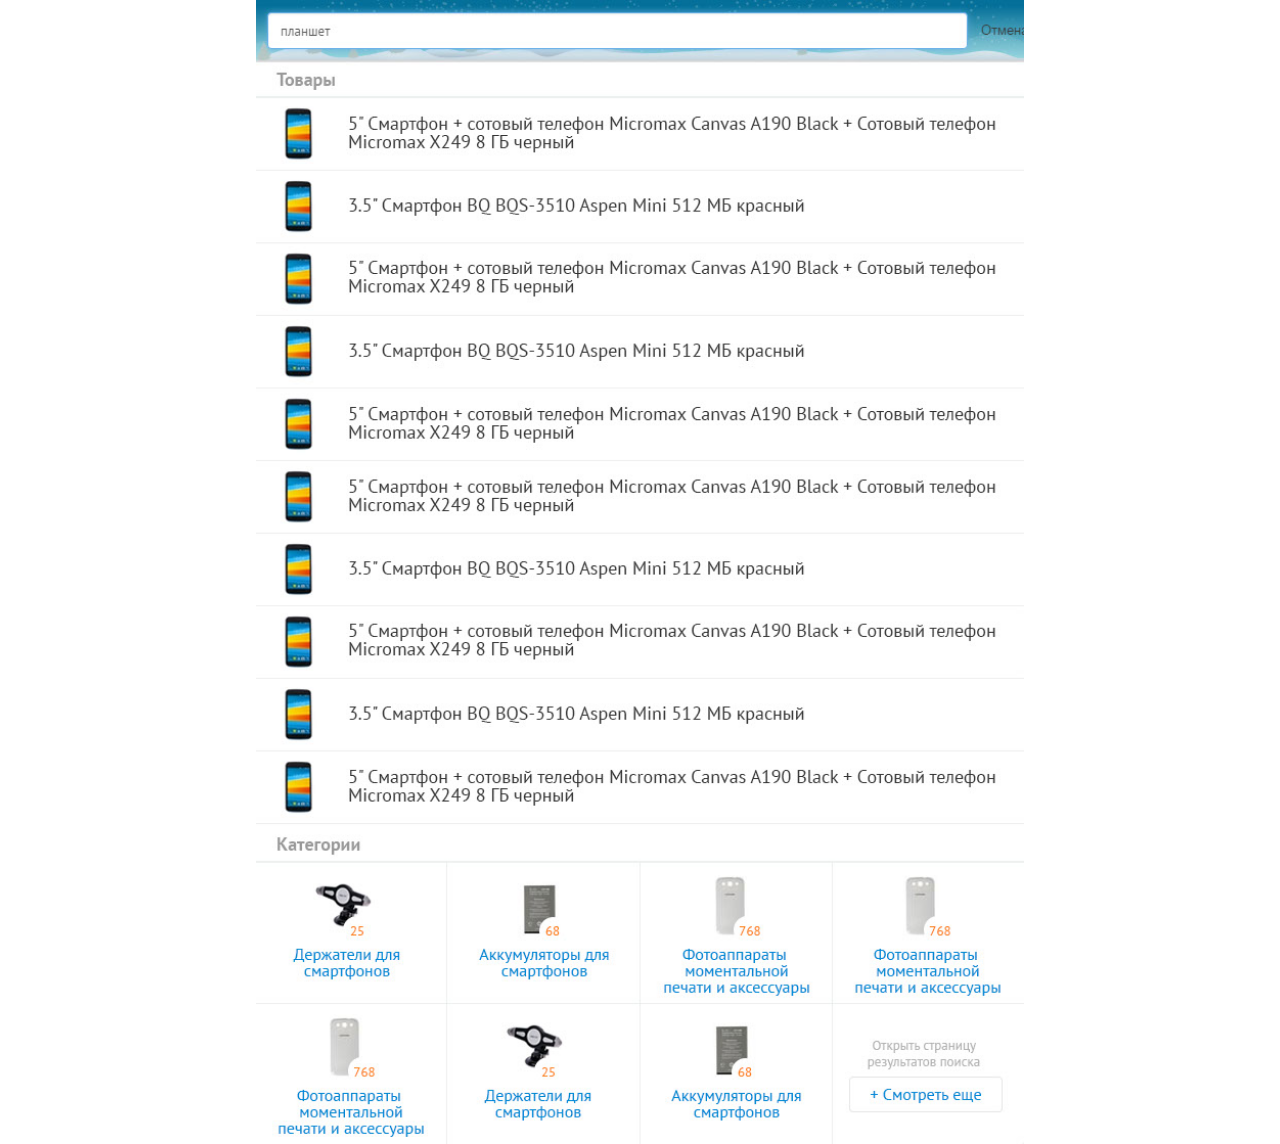
<file: index.html>
<!DOCTYPE html>
<html class="nojs html css_verticalspacer" lang="en-GB">
 <head>

  <meta http-equiv="Content-type" content="text/html;charset=UTF-8"/>
  <meta name="generator" content="2015.2.0.352"/>
  <meta name="viewport" content="width=device-width, initial-scale=1.0"/>
  
  <script type="text/javascript">
   // Update the 'nojs'/'js' class on the html node
document.documentElement.className = document.documentElement.className.replace(/\bnojs\b/g, 'js');

// Check that all required assets are uploaded and up-to-date
if(typeof Muse == "undefined") window.Muse = {}; window.Muse.assets = {"required":["jquery-1.8.3.min.js", "museutils.js", "museconfig.js", "jquery.watch.js", "jquery.museresponsive.js", "require.js", "index.css"], "outOfDate":[]};
</script>
  
  <title>Home</title>
  <!-- CSS -->
  <link rel="stylesheet" type="text/css" href="css/site_global.css?crc=3916556066"/>
  <link rel="stylesheet" type="text/css" href="css/index.css?crc=4128783354" id="pagesheet"/>
  <!-- IE-only CSS -->
  <!--[if lt IE 9]>
  <link rel="stylesheet" type="text/css" href="css/nomq_index.css?crc=3958429213" id="nomq_pagesheet"/>
  <![endif]-->
   </head>
 <body>

  <div class="breakpoint active" id="bp_infinity" data-min-width="321"><!-- responsive breakpoint node -->
   <div class="clearfix borderbox" id="page"><!-- column -->
    <div class="clip_frame colelem" id="u126"><!-- image -->
     <img class="block temp_no_img_src" id="u126_img" data-orig-src="images/%d0%b2%d0%b0%d1%80%d0%b8%d0%b0%d0%bd%d1%82%d1%8b4_06.jpg?crc=211964630" alt="" width="768" height="1144" src="images/blank.gif?crc=4208392903"/>
    </div>
    <div class="verticalspacer" data-offset-top="1144" data-content-above-spacer="1144" data-content-below-spacer="0"></div>
   </div>
  </div>
  <div class="breakpoint" id="bp_320" data-max-width="320"><!-- responsive breakpoint node -->
   <div class="clearfix temp_no_id" data-orig-id="page"><!-- column -->
    <div class="clip_frame clearfix colelem" id="u114"><!-- image -->
     <img class="position_content temp_no_img_src" id="u114_img" data-orig-src="images/%d0%b2%d0%b0%d1%80%d0%b8%d0%b0%d0%bd%d1%82%d1%8b4_03.png?crc=3820478857" alt="" width="320" height="1387" src="images/blank.gif?crc=4208392903"/>
    </div>
    <div class="verticalspacer" data-offset-top="1384" data-content-above-spacer="1384" data-content-below-spacer="0"></div>
   </div>
  </div>
  <!-- Other scripts -->
  <script type="text/javascript">
   window.Muse.assets.check=function(){if(!window.Muse.assets.checked){window.Muse.assets.checked=!0;var a={},b=function(){$('link[type="text/css"]').each(function(){var b=($(this).attr("href")||"").match(/\/?css\/([\w\-]+\.css)\?crc=(\d+)/);b&&b[1]&&b[2]&&(a[b[1]]=b[2])})},c=function(a){if(a.match(/^rgb/))return a=a.replace(/\s+/g,"").match(/([\d\,]+)/gi)[0].split(","),(parseInt(a[0])<<16)+(parseInt(a[1])<<8)+parseInt(a[2]);if(a.match(/^\#/))return parseInt(a.substr(1),16);return 0},d=function(d){if("undefined"!==
typeof $){b();$("body").append('<div class="version" style="display:none; width:1px; height:1px;"></div>');for(var f=$(".version"),j=0;j<Muse.assets.required.length;){var h=Muse.assets.required[j],i=h.match(/([\w\-\.]+)\.(\w+)$/),k=i&&i[1]?i[1]:null,i=i&&i[2]?i[2]:null;switch(i.toLowerCase()){case "css":k=k.replace(/\W/gi,"_").replace(/^([^a-z])/gi,"_$1");f.addClass(k);var i=c(f.css("color")),l=c(f.css("background-color"));i!=0||l!=0?(Muse.assets.required.splice(j,1),"undefined"!=typeof a[h]&&(i!=
a[h]>>>24||l!=(a[h]&16777215))&&Muse.assets.outOfDate.push(h)):j++;f.removeClass(k);break;case "js":k.match(/^jquery-[\d\.]+/gi)&&typeof $!="undefined"?Muse.assets.required.splice(j,1):j++;break;default:throw Error("Unsupported file type: "+i);}}f.remove()}if(Muse.assets.outOfDate.length||Muse.assets.required.length)f="Some files on the server may be missing or incorrect. Clear browser cache and try again. If the problem persists please contact website author.",d&&Muse.assets.outOfDate.length&&(f+="\nOut of date: "+Muse.assets.outOfDate.join(",")),d&&Muse.assets.required.length&&(f+="\nMissing: "+Muse.assets.required.join(",")),
alert(f)};location&&location.search&&location.search.match&&location.search.match(/muse_debug/gi)?setTimeout(function(){d(!0)},5E3):d()}};
var muse_init=function(){require.config({baseUrl:""});require(["museutils","whatinput","jquery.watch","jquery.museresponsive"],function(){$(document).ready(function(){try{
window.Muse.assets.check();/* body */
Muse.Utils.transformMarkupToFixBrowserProblemsPreInit();/* body */
Muse.Utils.prepHyperlinks(true);/* body */
Muse.Utils.fullPage('#page');/* 100% height page */
$( '.breakpoint' ).registerBreakpoint();/* Register breakpoints */
Muse.Utils.transformMarkupToFixBrowserProblems();/* body */
}catch(a){if(a&&"function"==typeof a.notify?a.notify():Muse.Assert.fail("Error calling selector function: "+a),false)throw a;}})})};

</script>
  <!-- RequireJS script -->
  <script src="scripts/require.js?crc=228336483" type="text/javascript" async data-main="scripts/museconfig.js?crc=328327953" onload="requirejs.onError = function(requireType, requireModule) { if (requireType && requireType.toString && requireType.toString().indexOf && 0 <= requireType.toString().indexOf('#scripterror')) window.Muse.assets.check(); }" onerror="window.Muse.assets.check();"></script>
   </body>
</html>
</file>
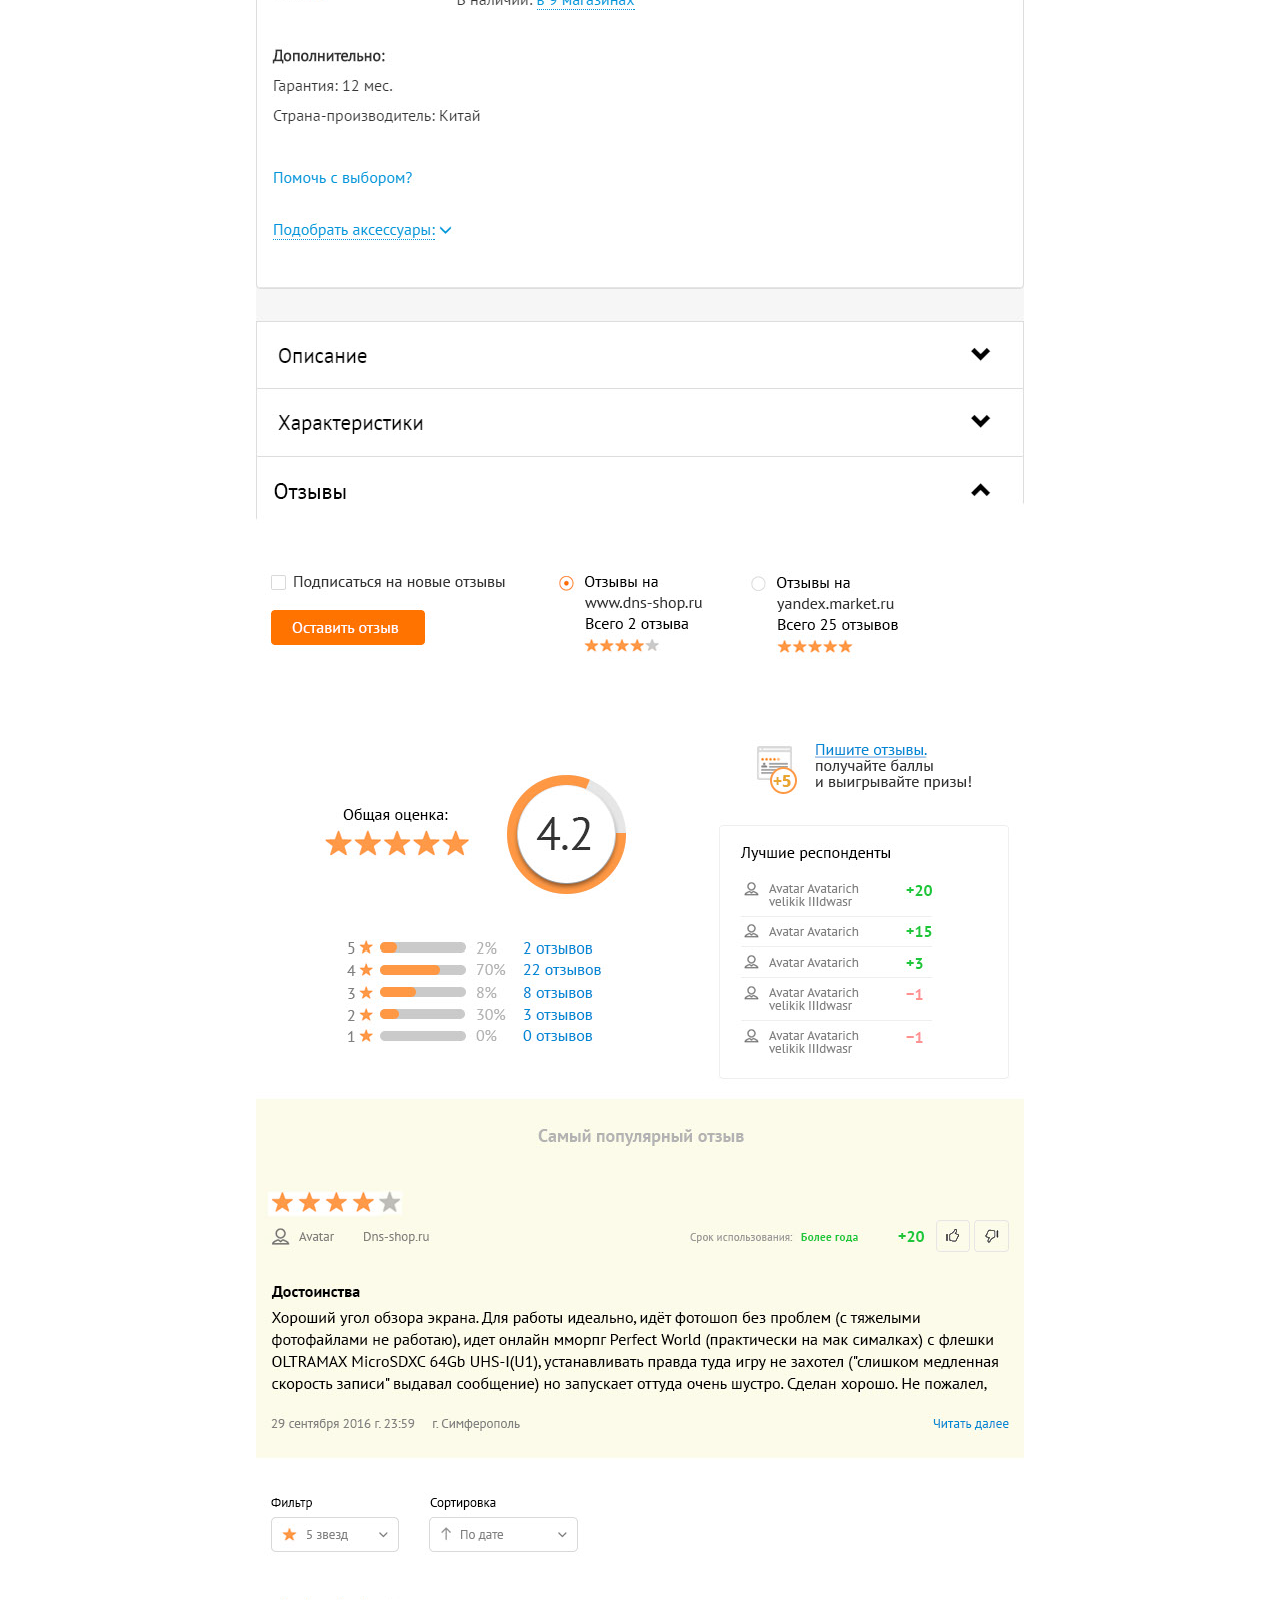
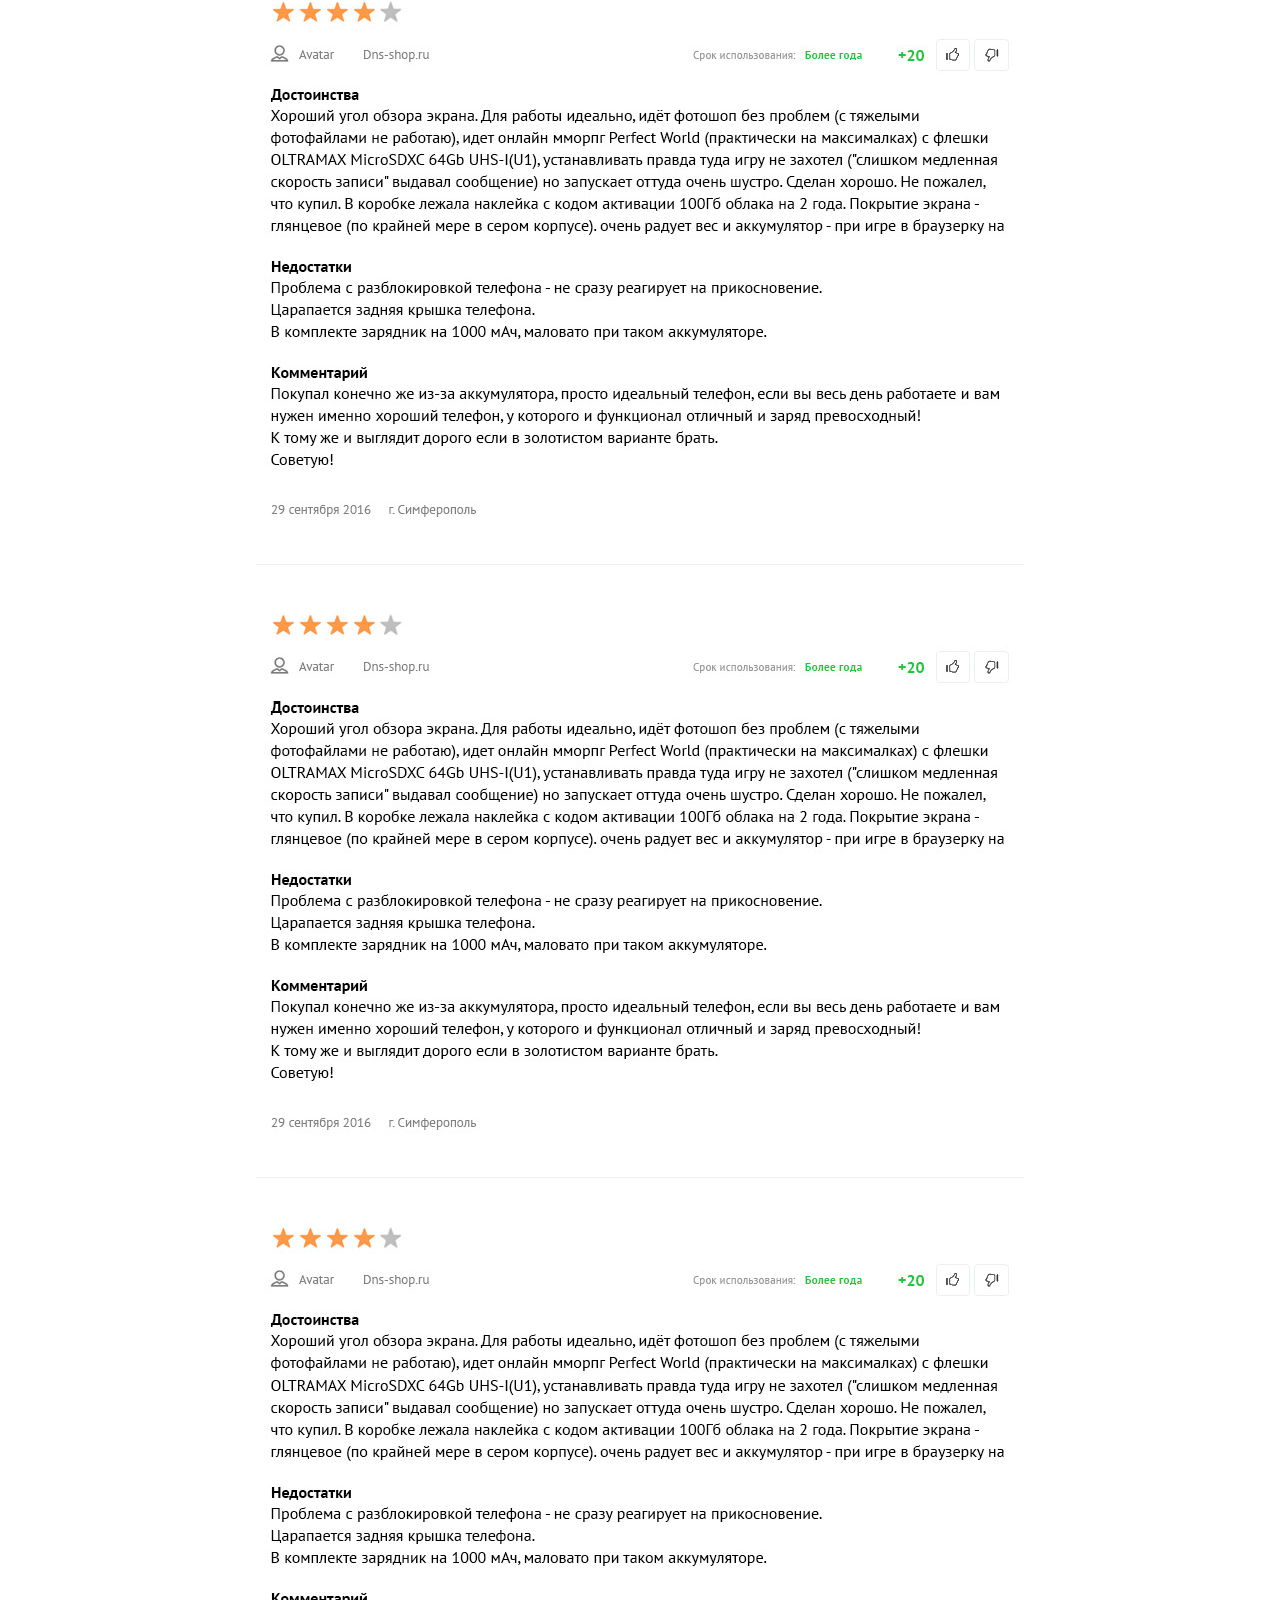
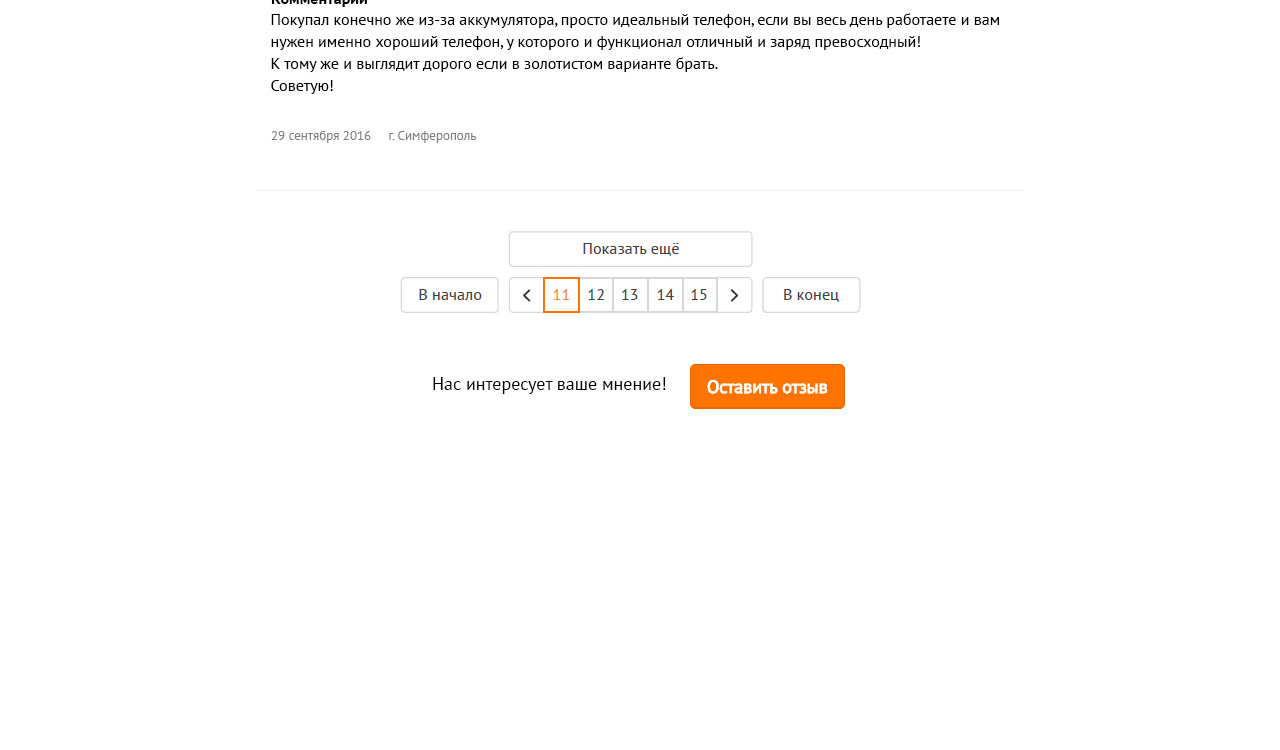
<file: home-copy.html>
<!DOCTYPE html>
<html class="nojs html css_verticalspacer" lang="en-GB">
 <head>

  <meta http-equiv="Content-type" content="text/html;charset=UTF-8"/>
  <meta name="generator" content="2015.2.0.352"/>
  <meta name="viewport" content="width=device-width, initial-scale=1.0"/>
  
  <script type="text/javascript">
   // Update the 'nojs'/'js' class on the html node
document.documentElement.className = document.documentElement.className.replace(/\bnojs\b/g, 'js');

// Check that all required assets are uploaded and up-to-date
if(typeof Muse == "undefined") window.Muse = {}; window.Muse.assets = {"required":["jquery-1.8.3.min.js", "museutils.js", "museconfig.js", "jquery.watch.js", "jquery.museresponsive.js", "require.js", "home-copy.css"], "outOfDate":[]};
</script>
  
  <title>Home copy</title>
  <!-- CSS -->
  <link rel="stylesheet" type="text/css" href="css/site_global.css?crc=3916556066"/>
  <link rel="stylesheet" type="text/css" href="css/home-copy.css?crc=123046643" id="pagesheet"/>
  <!-- IE-only CSS -->
  <!--[if lt IE 9]>
  <link rel="stylesheet" type="text/css" href="css/nomq_home-copy.css?crc=169236739" id="nomq_pagesheet"/>
  <![endif]-->
   </head>
 <body>

  <div class="breakpoint active" id="bp_infinity" data-min-width="321"><!-- responsive breakpoint node -->
   <div class="clearfix borderbox" id="page"><!-- column -->
    <div class="position_content" id="page_position_content">
     <img class="colelem temp_no_img_src" id="u180" alt="" data-orig-src="images/%40768-u180.png?crc=514176680" data-image-width="768" src="images/blank.gif?crc=4208392903"/><!-- rasterized frame -->
     <div class="verticalspacer" data-offset-top="3756" data-content-above-spacer="3755" data-content-below-spacer="0"></div>
    </div>
   </div>
  </div>
  <div class="breakpoint" id="bp_320" data-max-width="320"><!-- responsive breakpoint node -->
   <div class="clearfix temp_no_id" data-orig-id="page"><!-- column -->
    <div class="position_content temp_no_id" data-orig-id="page_position_content">
     <div class="clip_frame colelem" id="u192"><!-- image -->
      <img class="block temp_no_img_src" id="u192_img" data-orig-src="images/%40320.jpg?crc=4143461586" alt="" width="320" height="4520" src="images/blank.gif?crc=4208392903"/>
     </div>
     <div class="verticalspacer" data-offset-top="4458" data-content-above-spacer="4457" data-content-below-spacer="0"></div>
    </div>
   </div>
  </div>
  <!-- Other scripts -->
  <script type="text/javascript">
   window.Muse.assets.check=function(){if(!window.Muse.assets.checked){window.Muse.assets.checked=!0;var a={},b=function(){$('link[type="text/css"]').each(function(){var b=($(this).attr("href")||"").match(/\/?css\/([\w\-]+\.css)\?crc=(\d+)/);b&&b[1]&&b[2]&&(a[b[1]]=b[2])})},c=function(a){if(a.match(/^rgb/))return a=a.replace(/\s+/g,"").match(/([\d\,]+)/gi)[0].split(","),(parseInt(a[0])<<16)+(parseInt(a[1])<<8)+parseInt(a[2]);if(a.match(/^\#/))return parseInt(a.substr(1),16);return 0},d=function(d){if("undefined"!==
typeof $){b();$("body").append('<div class="version" style="display:none; width:1px; height:1px;"></div>');for(var f=$(".version"),j=0;j<Muse.assets.required.length;){var h=Muse.assets.required[j],i=h.match(/([\w\-\.]+)\.(\w+)$/),k=i&&i[1]?i[1]:null,i=i&&i[2]?i[2]:null;switch(i.toLowerCase()){case "css":k=k.replace(/\W/gi,"_").replace(/^([^a-z])/gi,"_$1");f.addClass(k);var i=c(f.css("color")),l=c(f.css("background-color"));i!=0||l!=0?(Muse.assets.required.splice(j,1),"undefined"!=typeof a[h]&&(i!=
a[h]>>>24||l!=(a[h]&16777215))&&Muse.assets.outOfDate.push(h)):j++;f.removeClass(k);break;case "js":k.match(/^jquery-[\d\.]+/gi)&&typeof $!="undefined"?Muse.assets.required.splice(j,1):j++;break;default:throw Error("Unsupported file type: "+i);}}f.remove()}if(Muse.assets.outOfDate.length||Muse.assets.required.length)f="Some files on the server may be missing or incorrect. Clear browser cache and try again. If the problem persists please contact website author.",d&&Muse.assets.outOfDate.length&&(f+="\nOut of date: "+Muse.assets.outOfDate.join(",")),d&&Muse.assets.required.length&&(f+="\nMissing: "+Muse.assets.required.join(",")),
alert(f)};location&&location.search&&location.search.match&&location.search.match(/muse_debug/gi)?setTimeout(function(){d(!0)},5E3):d()}};
var muse_init=function(){require.config({baseUrl:""});require(["museutils","whatinput","jquery.watch","jquery.museresponsive"],function(){$(document).ready(function(){try{
window.Muse.assets.check();/* body */
Muse.Utils.transformMarkupToFixBrowserProblemsPreInit();/* body */
Muse.Utils.prepHyperlinks(true);/* body */
Muse.Utils.fullPage('#page');/* 100% height page */
$( '.breakpoint' ).registerBreakpoint();/* Register breakpoints */
Muse.Utils.transformMarkupToFixBrowserProblems();/* body */
}catch(a){if(a&&"function"==typeof a.notify?a.notify():Muse.Assert.fail("Error calling selector function: "+a),false)throw a;}})})};

</script>
  <!-- RequireJS script -->
  <script src="scripts/require.js?crc=228336483" type="text/javascript" async data-main="scripts/museconfig.js?crc=328327953" onload="requirejs.onError = function(requireType, requireModule) { if (requireType && requireType.toString && requireType.toString().indexOf && 0 <= requireType.toString().indexOf('#scripterror')) window.Muse.assets.check(); }" onerror="window.Muse.assets.check();"></script>
   </body>
</html>
</file>
<file: css/site_global.css>
html{min-height:100%;min-width:100%;-ms-text-size-adjust:none;}body,div,dl,dt,dd,ul,ol,li,nav,h1,h2,h3,h4,h5,h6,pre,code,form,fieldset,legend,input,button,textarea,p,blockquote,th,td,a{margin:0px;padding:0px;border-width:0px;border-style:solid;border-color:transparent;-webkit-transform-origin:left top;-ms-transform-origin:left top;-o-transform-origin:left top;transform-origin:left top;background-repeat:no-repeat;}.transition{-webkit-transition-property:background-image,background-position,background-color,border-color,border-radius,color,font-size,font-style,font-weight,letter-spacing,line-height,text-align,box-shadow,text-shadow,opacity;transition-property:background-image,background-position,background-color,border-color,border-radius,color,font-size,font-style,font-weight,letter-spacing,line-height,text-align,box-shadow,text-shadow,opacity;}.transition *{-webkit-transition:inherit;transition:inherit;}table{border-collapse:collapse;border-spacing:0px;}fieldset,img{border:0px;border-style:solid;-webkit-transform-origin:left top;-ms-transform-origin:left top;-o-transform-origin:left top;transform-origin:left top;}address,caption,cite,code,dfn,em,strong,th,var,optgroup{font-style:inherit;font-weight:inherit;}del,ins{text-decoration:none;}li{list-style:none;}caption,th{text-align:left;}h1,h2,h3,h4,h5,h6{font-size:100%;font-weight:inherit;}input,button,textarea,select,optgroup,option{font-family:inherit;font-size:inherit;font-style:inherit;font-weight:inherit;}input,textarea{-webkit-appearance:none;-webkit-border-radius:0;}body{font-family:Arial, Helvetica Neue, Helvetica, sans-serif;text-align:left;font-size:14px;line-height:17px;word-wrap:break-word;text-rendering:optimizeLegibility;-moz-font-feature-settings:'liga';-ms-font-feature-settings:'liga';-webkit-font-feature-settings:'liga';font-feature-settings:'liga';}a:link{color:#0000FF;text-decoration:underline;}a:visited{color:#800080;text-decoration:underline;}a:hover{color:#0000FF;text-decoration:underline;}a:active{color:#EE0000;text-decoration:underline;}a.nontext{color:black;text-decoration:none;font-style:normal;font-weight:normal;}.normal_text{color:#000000;direction:ltr;font-family:Arial, Helvetica Neue, Helvetica, sans-serif;font-size:14px;font-style:normal;font-weight:normal;letter-spacing:0px;line-height:17px;text-align:left;text-decoration:none;text-indent:0px;text-transform:none;vertical-align:0px;padding:0px;}.list0 li:before{position:absolute;right:100%;letter-spacing:0px;text-decoration:none;font-weight:normal;font-style:normal;}.rtl-list li:before{right:auto;left:100%;}.nls-None > li:before,.nls-None .list3 > li:before,.nls-None .list6 > li:before{margin-right:6px;content:'•';}.nls-None .list1 > li:before,.nls-None .list4 > li:before,.nls-None .list7 > li:before{margin-right:6px;content:'○';}.nls-None,.nls-None .list1,.nls-None .list2,.nls-None .list3,.nls-None .list4,.nls-None .list5,.nls-None .list6,.nls-None .list7,.nls-None .list8{padding-left:34px;}.nls-None.rtl-list,.nls-None .list1.rtl-list,.nls-None .list2.rtl-list,.nls-None .list3.rtl-list,.nls-None .list4.rtl-list,.nls-None .list5.rtl-list,.nls-None .list6.rtl-list,.nls-None .list7.rtl-list,.nls-None .list8.rtl-list{padding-left:0px;padding-right:34px;}.nls-None .list2 > li:before,.nls-None .list5 > li:before,.nls-None .list8 > li:before{margin-right:6px;content:'-';}.nls-None.rtl-list > li:before,.nls-None .list1.rtl-list > li:before,.nls-None .list2.rtl-list > li:before,.nls-None .list3.rtl-list > li:before,.nls-None .list4.rtl-list > li:before,.nls-None .list5.rtl-list > li:before,.nls-None .list6.rtl-list > li:before,.nls-None .list7.rtl-list > li:before,.nls-None .list8.rtl-list > li:before{margin-right:0px;margin-left:6px;}.TabbedPanelsTab{white-space:nowrap;}.MenuBar .MenuBarView,.MenuBar .SubMenuView{display:block;list-style:none;}.MenuBar .SubMenu{display:none;position:absolute;}.NoWrap{white-space:nowrap;word-wrap:normal;}.rootelem{margin-left:auto;margin-right:auto;}.colelem{display:inline;float:left;clear:both;}.clearfix:after{content:"\0020";visibility:hidden;display:block;height:0px;clear:both;}*:first-child+html .clearfix{zoom:1;}.clip_frame{overflow:hidden;}.popup_anchor{position:relative;width:0px;height:0px;}.popup_element{z-index:100000;}.svg{display:block;vertical-align:top;}span.wrap{content:'';clear:left;display:block;}span.actAsInlineDiv{display:inline-block;}.position_content,.excludeFromNormalFlow{float:left;}.preload_images{position:absolute;overflow:hidden;left:-9999px;top:-9999px;height:1px;width:1px;}.preload{height:1px;width:1px;}.animateStates{-webkit-transition:0.3s ease-in-out;-moz-transition:0.3s ease-in-out;-o-transition:0.3s ease-in-out;transition:0.3s ease-in-out;}[data-whatinput="mouse"] *:focus,[data-whatinput="touch"] *:focus,input:focus,textarea:focus{outline:none;}textarea{resize:none;overflow:auto;}.fld-prompt{pointer-events:none;}.wrapped-input{position:absolute;top:0px;left:0px;background:transparent;border:none;}.submit-btn{z-index:50000;cursor:pointer;}.anchor_item{width:22px;height:18px;}.MenuBar .SubMenuVisible,.MenuBarVertical .SubMenuVisible,.MenuBar .SubMenu .SubMenuVisible,.popup_element.Active,span.actAsPara,.actAsDiv,a.nonblock.nontext,img.block{display:block;}.widget_invisible,.js .invi,.js .mse_pre_init{visibility:hidden;}.ose_ei{visibility:hidden;z-index:0;}.no_vert_scroll{overflow-y:hidden;}.always_vert_scroll{overflow-y:scroll;}.always_horz_scroll{overflow-x:scroll;}.fullscreen{overflow:hidden;left:0px;top:0px;position:fixed;height:100%;width:100%;-moz-box-sizing:border-box;-webkit-box-sizing:border-box;-ms-box-sizing:border-box;box-sizing:border-box;}.fullwidth{position:absolute;}.borderbox{-moz-box-sizing:border-box;-webkit-box-sizing:border-box;-ms-box-sizing:border-box;box-sizing:border-box;}.scroll_wrapper{position:absolute;overflow:auto;left:0px;right:0px;top:0px;bottom:0px;padding-top:0px;padding-bottom:0px;margin-top:0px;margin-bottom:0px;}.browser_width > *{position:absolute;left:0px;right:0px;}.grpelem,.accordion_wrapper{display:inline;float:left;}.fld-checkbox input[type=checkbox],.fld-radiobutton input[type=radio]{position:absolute;overflow:hidden;clip:rect(0px, 0px, 0px, 0px);height:1px;width:1px;margin:-1px;padding:0px;border:0px;}.fld-checkbox input[type=checkbox] + label,.fld-radiobutton input[type=radio] + label{display:inline-block;background-repeat:no-repeat;cursor:pointer;float:left;width:100%;height:100%;}.pointer_cursor,.fld-recaptcha-mode,.fld-recaptcha-refresh,.fld-recaptcha-help{cursor:pointer;}p,h1,h2,h3,h4,h5,h6,ol,ul,span.actAsPara{max-height:1000000px;}.superscript{vertical-align:super;font-size:66%;line-height:0px;}.subscript{vertical-align:sub;font-size:66%;line-height:0px;}.horizontalSlideShow{-ms-touch-action:pan-y;touch-action:pan-y;}.verticalSlideShow{-ms-touch-action:pan-x;touch-action:pan-x;}.colelem100,.verticalspacer{clear:both;}.list0 li,.MenuBar .MenuItemContainer,.SlideShowContentPanel .fullscreen img,.css_verticalspacer .verticalspacer{position:relative;}.popup_element.Inactive,.js .disn,.js .an_invi,.hidden,.breakpoint{display:none;}#muse_css_mq{position:absolute;display:none;background-color:#FFFFFE;}.fluid_height_spacer{width:0.01px;}.muse_check_css{display:none;position:fixed;}@media screen and (-webkit-min-device-pixel-ratio:0){body{text-rendering:auto;}}
</file>
<file: css/index.css>
.version.index{color:#0000F6;background-color:#183BFA;}#page{z-index:1;min-height:500px;margin-left:auto;margin-right:auto;background-image:none;border-color:#000000;border-width:0px;background-color:transparent;}.html{background-color:#FFFFFF;}body{position:relative;}@media (min-width: 321px), print{#muse_css_mq{background-color:#FFFFFF;}#bp_infinity.active{display:block;}#page{width:100%;max-width:768px;}#u126{z-index:2;width:768px;background-color:transparent;position:relative;}.css_verticalspacer .verticalspacer{height:calc(100vh - 1144px);}}@media (max-width: 320px){#muse_css_mq{background-color:#000140;}#bp_320.active{display:block;}#page{width:320px;}#u114{z-index:2;width:320px;background-color:transparent;position:relative;}#u114_img{margin-bottom:-3px;}.css_verticalspacer .verticalspacer{height:calc(100vh - 1384px);}body{overflow-x:hidden;min-width:320px;}}
</file>
<file: css/nomq_index.css>
#muse_css_mq{background-color:#FFFFFF;}#bp_infinity.active{display:block;}#page{width:100%;max-width:768px;}#u126{z-index:2;width:768px;background-color:transparent;position:relative;}.css_verticalspacer .verticalspacer{height:calc(100vh - 1144px);}
</file>
<file: css/home-copy.css>
.version.home_copy{color:#000007;background-color:#558AF3;}#page{z-index:1;min-height:500px;margin-left:auto;margin-right:auto;background-image:none;border-color:#000000;border-width:0px;background-color:transparent;}#page_position_content{margin-top:-62px;}.html{background-color:#FFFFFF;}body{position:relative;}@media (min-width: 321px), print{#muse_css_mq{background-color:#FFFFFF;}#bp_infinity.active{display:block;}#page{width:100%;max-width:768px;}#page_position_content{width:100%;}#u180{z-index:2;display:block;vertical-align:top;position:relative;width:100%;}.css_verticalspacer .verticalspacer{height:calc(100vh - 3755px);}}@media (max-width: 320px){#muse_css_mq{background-color:#000140;}#bp_320.active{display:block;}#page{width:320px;}#page_position_content{width:0.01px;}#u192{z-index:2;width:320px;background-color:transparent;position:relative;}.css_verticalspacer .verticalspacer{height:calc(100vh - 4457px);}body{overflow-x:hidden;min-width:320px;}}
</file>
<file: css/nomq_home-copy.css>
#muse_css_mq{background-color:#FFFFFF;}#bp_infinity.active{display:block;}#page{width:100%;max-width:768px;}#page_position_content{width:100%;}#u180{z-index:2;display:block;vertical-align:top;position:relative;width:100%;}.css_verticalspacer .verticalspacer{height:calc(100vh - 3755px);}
</file>
